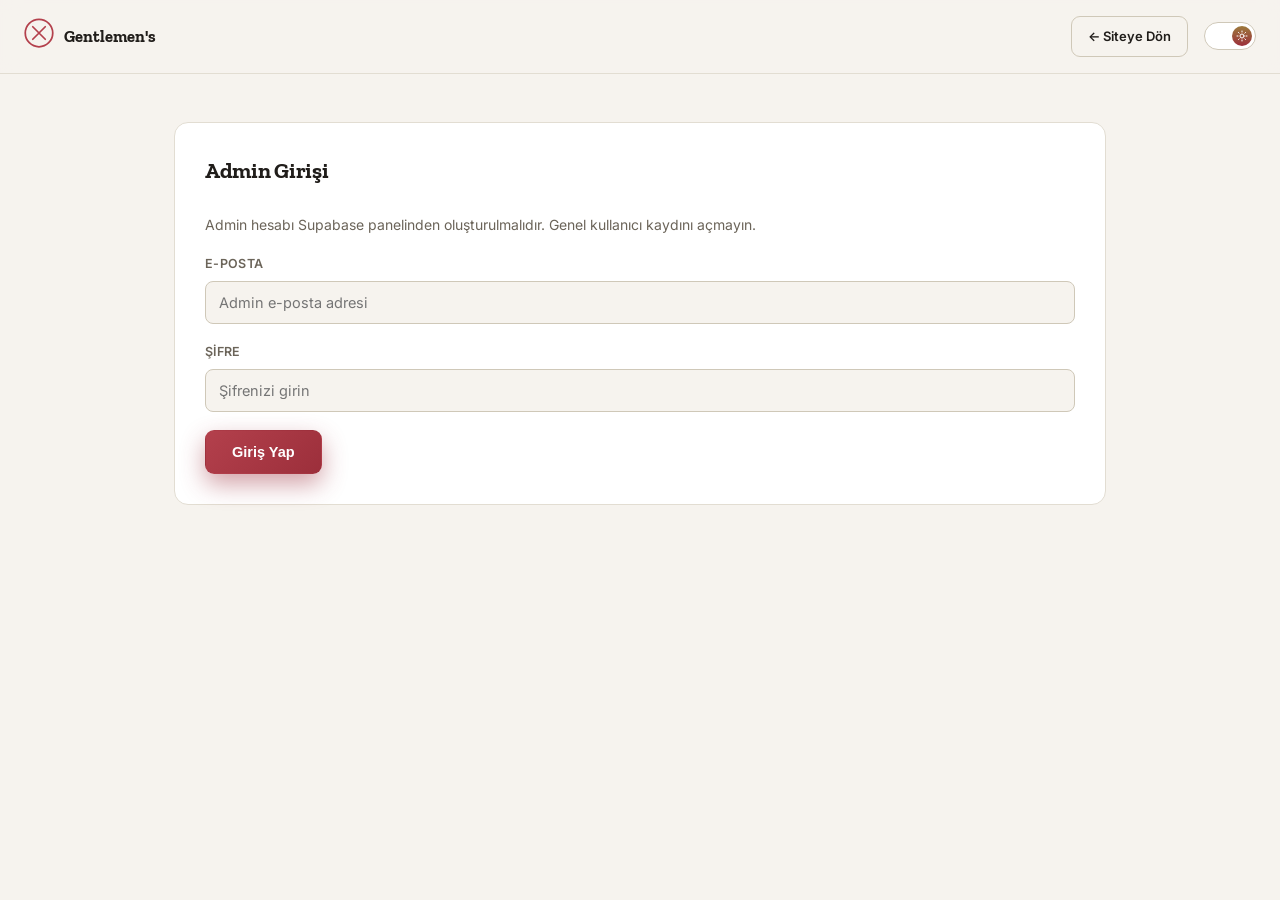
<file: admin.html>
<!DOCTYPE html>
<html lang="tr">
<head>
<meta charset="UTF-8">
<meta name="viewport" content="width=device-width, initial-scale=1.0">
<meta name="robots" content="noindex">
<title>Admin — Gentlemen's Barber shop</title>
<link rel="preconnect" href="https://fonts.googleapis.com">
<link href="https://fonts.googleapis.com/css2?family=Zilla+Slab:wght@500;700&family=Inter:wght@400;500;600;700&display=swap" rel="stylesheet">
<link rel="stylesheet" href="css/style.css">
</head>
<body>

  <nav class="navbar">
    <a class="nav-brand" href="index.html">
      <span class="logo-mark js-logo-icon"></span>
      <span>Gentlemen's </span>
    </a>
    <div class="nav-right">
      <a class="btn btn-outline btn-sm" href="index.html">← Siteye Dön</a>
      <button class="theme-toggle" id="theme-toggle" aria-label="Temayı değiştir"></button>
    </div>
  </nav>

  <div class="admin-wrap">

    <!-- Giriş ekranı -->
    <div id="login-view">
      <div class="card">
        <div class="admin-header"><h2>Admin Girişi</h2></div>
        <p class="admin-help">Admin hesabı Supabase panelinden oluşturulmalıdır. Genel kullanıcı kaydını açmayın.</p>
        <form id="admin-login-form">
          <div class="field">
            <label for="admin-email">E-posta</label>
            <input type="email" id="admin-email" required placeholder="Admin e-posta adresi" autocomplete="username">
          </div>
          <div class="field">
            <label for="admin-pass">Şifre</label>
            <input type="password" id="admin-pass" required placeholder="Şifrenizi girin" autocomplete="current-password">
          </div>
          <button type="submit" class="btn btn-primary">Giriş Yap</button>
          <div id="admin-login-msg"></div>
        </form>
      </div>
    </div>

    <!-- Yönetim paneli -->
    <div id="panel-view" style="display:none;">
      <div class="admin-header">
        <h2>Yönetim Paneli</h2>
        <div>
          <button type="button" class="link-btn" id="refresh-btn">Randevuları Yenile</button>
          &nbsp;·&nbsp;
          <button type="button" class="link-btn" id="logout-btn">Çıkış</button>
        </div>
      </div>

      <div class="admin-tabs" role="tablist" aria-label="Yönetim bölümleri">
        <button class="admin-tab active" type="button" data-admin-tab="content">Site İçeriği</button>
        <button class="admin-tab" type="button" data-admin-tab="appointments">Randevular</button>
      </div>

      <section class="admin-section" id="content-panel">
        <p class="admin-help">Burada kaydettiğiniz değişiklikler Supabase üzerinden siteyi ziyaret eden herkese yansır.</p>
        <form id="site-content-form">
          <div class="admin-content-card">
            <h3>İşletme ve iletişim</h3>
            <div class="admin-form-grid">
              <div class="field"><label for="content-shop-name">İşletme adı</label><input id="content-shop-name" required></div>
              <div class="field"><label for="content-shop-short">Kısa ad</label><input id="content-shop-short" required></div>
              <div class="field"><label for="content-location">Konum adı</label><input id="content-location" required></div>
              <div class="field"><label for="content-phone">Telefon</label><input id="content-phone" required></div>
              <div class="field full"><label for="content-address">Adres</label><input id="content-address" required></div>
              <div class="field"><label for="content-whatsapp">WhatsApp numarası (ülke koduyla)</label><input id="content-whatsapp" required></div>
              <div class="field"><label for="content-instagram">Instagram bağlantısı</label><input id="content-instagram" type="url"></div>
              <div class="field full"><label for="content-maps">Harita bağlantısı</label><input id="content-maps" type="url"></div>
            </div>
          </div>

          <div class="admin-content-card">
            <h3>Ana sayfa ve hakkımızda</h3>
            <div class="admin-form-grid">
              <div class="field full"><label for="content-hero-eyebrow">Ana sayfa üst başlığı</label><input id="content-hero-eyebrow" required></div>
              <div class="field"><label for="content-hero-highlight">Vurgulu kelime</label><input id="content-hero-highlight" required></div>
              <div class="field"><label for="content-about-quote">Hakkımızda alıntısı</label><input id="content-about-quote" required></div>
              <div class="field full"><label for="content-hero-lead">Ana sayfa açıklaması</label><textarea id="content-hero-lead" rows="3" required></textarea></div>
              <div class="field full"><label for="content-about-p1">Hakkımızda metni 1</label><textarea id="content-about-p1" rows="3" required></textarea></div>
              <div class="field full"><label for="content-about-p2">Hakkımızda metni 2</label><textarea id="content-about-p2" rows="3" required></textarea></div>
            </div>
            <div class="admin-image-grid">
              <div class="admin-image-field">
                <label for="content-hero-image">Ana sayfa fotoğrafı</label>
                <img id="hero-image-preview" class="admin-image-preview" alt="Ana sayfa fotoğrafı önizlemesi">
                <input id="content-hero-image" type="file" accept="image/*">
                <small>Görsel en fazla 5 MB olabilir.</small>
              </div>
              <div class="admin-image-field">
                <label for="content-about-image">Hakkımızda fotoğrafı</label>
                <img id="about-image-preview" class="admin-image-preview" alt="Hakkımızda fotoğrafı önizlemesi">
                <input id="content-about-image" type="file" accept="image/*">
                <small>Görsel en fazla 5 MB olabilir.</small>
              </div>
            </div>
          </div>

          <div class="admin-content-card">
            <div class="admin-card-heading">
              <div><h3>Hizmet kartları ve fiyat listesi</h3><p>Bu liste ana sayfadaki hizmet kartlarını ve fiyat listesini yönetir.</p></div>
              <button class="btn btn-outline btn-sm" type="button" id="add-service-btn">Hizmet Ekle</button>
            </div>
            <div id="editable-services"></div>
          </div>
          <div class="admin-content-card">
            <div class="admin-card-heading">
              <div><h3>Berberler</h3><p>Eklediğiniz veya kaldırdığınız berberler kaydettikten sonra randevu formuna yansır.</p></div>
              <button class="btn btn-outline btn-sm" type="button" id="add-barber-btn">Berber Ekle</button>
            </div>
            <div id="editable-barbers"></div>
          </div>
          <div class="admin-content-card">
            <h3>Randevu hizmetleri ve fiyatları</h3>
            <p class="admin-help">Buradaki seçenekler randevu formunda berber seçimine göre gösterilir. Yeni eklediğiniz berber için en az bir hizmet ve fiyat ekleyin.</p>
            <div id="editable-booking-services"></div>
          </div>
          <button class="btn btn-primary admin-save-btn" type="submit" id="save-content-btn">Değişiklikleri Kaydet</button>
          <div id="content-save-msg" aria-live="polite"></div>
        </form>
      </section>

      <section class="admin-section" id="appointments-panel" hidden>
        <div class="admin-summary" id="admin-summary"></div>
        <div class="admin-toolbar">
          <div class="admin-filter-group">
            <label for="admin-barber-filter">Berber</label>
            <select id="admin-barber-filter"></select>
          </div>
          <div class="admin-filter-group">
            <label for="admin-date-filter">Tarih</label>
            <input type="date" id="admin-date-filter">
          </div>
        </div>
        <div id="admin-list"></div>
      </section>
    </div>

  </div>

  <script src="js/config.js"></script>
  <script src="js/icons.js"></script>
  <script src="js/utils.js"></script>
  <script src="js/theme.js"></script>
  <script src="js/admin.js"></script>
  <script>
    document.addEventListener('DOMContentLoaded', function(){
      document.querySelectorAll('.js-logo-icon').forEach(function(el){ el.innerHTML = logoMarkSVG(); });
    });
  </script>
</body>
</html>
</file>
<file: css/style.css>
/* ============================================================
   style.css — Gentlemen's Barber shop
   data-theme="light" -> açık tema, aksi halde (varsayılan) koyu tema
   ============================================================ */

:root{
  --bg: #121317;
  --bg-elevated: #1b1c22;
  --bg-card: #1f2027;
  --border: #2e2f38;
  --border-strong: #3a3b46;

  --burgundy: #b3404c;
  --burgundy-bright: #d15965;
  --brass: #c9a15a;

  --text: #f1efe9;
  --text-muted: #9b9aa3;

  --danger: #d15965;
  --success: #6fae72;

  --shadow: rgba(0,0,0,0.35);
}
html[data-theme="light"]{
  --bg: #f6f3ee;
  --bg-elevated: #ffffff;
  --bg-card: #ffffff;
  --border: #e2ddd2;
  --border-strong: #cfc8b8;

  --burgundy: #9c2f3b;
  --burgundy-bright: #b3404c;
  --brass: #9c7a3c;

  --text: #201d1a;
  --text-muted: #6b6459;

  --danger: #b3404c;
  --success: #3f7d47;

  --shadow: rgba(30,25,15,0.12);
}

*{ box-sizing: border-box; }
html,body{ margin:0; padding:0; }
body.site-loading{ visibility:hidden; }
body.site-ready{ visibility:visible; }

body{ margin:0; padding:0; }
html{ scroll-behavior: smooth; }
body{
  background: var(--bg);
  color: var(--text);
  font-family: 'Inter', sans-serif;
  line-height: 1.6;
  min-height: 100vh;
  transition: background .25s ease, color .25s ease;
}
body::selection{ background: var(--burgundy-bright); color:#fff; }
h1,h2,h3,.display{
  font-family: 'Zilla Slab', serif;
  font-weight: 700;
  margin: 0;
  letter-spacing: -0.3px;
}
a{ color: inherit; }
img{ max-width: 100%; display:block; }
.wrap{ max-width: 1120px; margin: 0 auto; padding: 0 24px; }
.wrap-narrow{ max-width: 760px; margin: 0 auto; padding: 0 24px; }

/* ---------- Nav ---------- */
.navbar{
  position: sticky; top: 0; z-index: 50;
  display:flex; align-items:center; justify-content: space-between;
  padding: 16px 24px;
  background: color-mix(in srgb, var(--bg) 85%, transparent);
  backdrop-filter: blur(10px);
  border-bottom: 1px solid var(--border);
}
.nav-brand{
  display:flex; align-items:center; gap: 10px;
  font-family:'Zilla Slab', serif; font-weight: 700; font-size: 16.5px;
  text-decoration:none; color: var(--text);
}
.language-select{ display:flex; align-items:center; gap:2px; background: var(--bg-card); border: 1px solid var(--border); border-radius: 8px; padding: 2px; }
.language-select button{ display:inline-flex; align-items:center; gap:4px; border:0; border-radius:6px; padding:5px 6px; background:transparent; color:var(--text-muted); font:600 11px 'Inter', sans-serif; cursor:pointer; }
.language-select button.active{ background:var(--burgundy); color:#fff; }
.language-flag{ font-size:16px; line-height:1; }
.nav-brand .logo-mark{ color: var(--burgundy-bright); }
.nav-links{ display:flex; gap: 26px; list-style:none; margin:0; padding:0; }
.nav-links a{ text-decoration:none; color: var(--text-muted); font-size: 14px; font-weight: 500; transition: color .15s ease; }
.nav-links a:hover{ color: var(--burgundy-bright); }
.nav-right{ display:flex; align-items:center; gap: 16px; }
@media (max-width: 780px){ .nav-links{ display:none; } }

.theme-toggle{
  position: relative; width: 52px; height: 28px; border-radius: 999px;
  border: 1px solid var(--border-strong); background: var(--bg-elevated);
  cursor: pointer; padding: 3px; display:flex; align-items:center; flex-shrink:0;
}
.theme-toggle .knob{
  width: 20px; height: 20px; border-radius: 50%;
  background: linear-gradient(180deg, var(--brass), var(--burgundy));
  display:flex; align-items:center; justify-content:center; color: #fff;
  transition: transform .25s ease; transform: translateX(0);
}
html[data-theme="light"] .theme-toggle .knob{ transform: translateX(24px); }
.theme-toggle svg{ width: 12px; height: 12px; }

/* ---------- Hero ---------- */
.hero{ padding: 60px 24px 60px; }
.hero{ background: radial-gradient(circle at 82% 18%, color-mix(in srgb, var(--burgundy) 16%, transparent), transparent 30%), linear-gradient(180deg, color-mix(in srgb, var(--bg-elevated) 28%, transparent), transparent 72%); }
.hero-grid{ display:grid; grid-template-columns: 1.05fr 0.95fr; gap: 48px; align-items:center; min-height: 570px; }
.eyebrow{
  display:inline-flex; align-items:center; gap: 8px;
  color: var(--burgundy-bright); font-size: 13px; font-weight: 600; letter-spacing: 1.5px;
  margin-bottom: 16px; text-transform: uppercase;
}
.eyebrow::before{ content:''; width: 22px; height: 2px; background: var(--burgundy-bright); display:inline-block; }
.hero h1{ font-size: clamp(32px, 4.6vw, 50px); line-height: 1.1; margin-bottom: 18px; }
.hero h1 span{ color: var(--burgundy-bright); }
.hero p.lead{ color: var(--text-muted); font-size: 16px; max-width: 480px; margin-bottom: 28px; }
.hero-actions{ display:flex; gap: 14px; flex-wrap: wrap; margin-bottom: 36px; }
.hero-photo-wrap{ position:relative; }
.hero-photo{
  width: 100%; aspect-ratio: 4/5; object-fit: cover; border-radius: 16px;
  box-shadow: 0 30px 60px var(--shadow), 14px 14px 0 color-mix(in srgb, var(--brass) 22%, transparent); border: 1px solid var(--border);
  filter: saturate(0.92);
}
.hero-badge{
  position:absolute; bottom: -18px; left: -18px;
  background: var(--bg-card); border: 1px solid var(--border);
  border-radius: 14px; padding: 14px 18px; box-shadow: 0 14px 30px var(--shadow);
  display:flex; align-items:center; gap: 10px;
}
.hero-badge .stars{ color: var(--brass); display:flex; gap:2px; }
.hero-badge .num{ font-family:'Zilla Slab', serif; font-weight:700; font-size: 18px; }
.hero-badge .sub{ font-size: 11.5px; color: var(--text-muted); }

.stat-row{ display:flex; gap: 34px; flex-wrap: wrap; }
.stat .num{ font-family:'Zilla Slab', serif; font-size: 26px; font-weight: 700; color: var(--burgundy-bright); }
.stat .label{ font-size: 12.5px; color: var(--text-muted); letter-spacing: 0.2px; }

.trust-strip{ border-top:1px solid var(--border); border-bottom:1px solid var(--border); background:var(--bg-elevated); }
.trust-strip-inner{ display:grid; grid-template-columns:repeat(3, 1fr); gap:24px; padding-top:22px; padding-bottom:22px; }
.trust-item{ display:flex; align-items:center; gap:12px; }
.trust-mark{ color:var(--brass); font:700 12px 'Zilla Slab', serif; letter-spacing:1px; }
.trust-item strong, .trust-item span{ display:block; }
.trust-item strong{ font:700 14px 'Zilla Slab', serif; }
.trust-item div span{ color:var(--text-muted); font-size:11.5px; }

@media (max-width: 860px){
  .hero-grid{ grid-template-columns: 1fr; }
  .hero-photo-wrap{ order: -1; }
  .hero-photo{ aspect-ratio: 16/10; }
  .hero-badge{ left: 16px; bottom: -16px; }
}

/* ---------- Buttons ---------- */
.btn{
  display:inline-flex; align-items:center; justify-content:center; gap: 8px;
  padding: 13px 26px; border-radius: 9px; font-weight: 600; font-size: 14.5px;
  cursor: pointer; text-decoration:none; border: 1px solid transparent;
  transition: transform .15s ease, box-shadow .15s ease, background .15s ease, border-color .15s ease;
}
.btn:active{ transform: translateY(1px); }
.btn-primary{
  background: linear-gradient(135deg, var(--burgundy-bright), var(--burgundy));
  color: #fff; box-shadow: 0 10px 24px color-mix(in srgb, var(--burgundy) 45%, transparent);
}
.btn-primary:hover{ transform: translateY(-1px); }
.btn-primary:hover{ box-shadow: 0 14px 30px color-mix(in srgb, var(--burgundy) 55%, transparent); }
.btn-outline{ background: transparent; border-color: var(--border-strong); color: var(--text); }
.btn-outline:hover{ border-color: var(--burgundy-bright); color: var(--burgundy-bright); }
.btn-sm{ padding: 9px 16px; font-size: 13px; }

/* ---------- Section shell ---------- */
section.block{ padding: 76px 24px; }
section.block.alt{ background: var(--bg-elevated); }
.section-head{ margin-bottom: 44px; max-width: 600px; }
.section-head.center{ margin-left:auto; margin-right:auto; text-align:center; }
.section-head h2{ font-size: clamp(26px, 3.6vw, 34px); margin-top: 8px; }
.section-head p{ color: var(--text-muted); margin-top: 10px; font-size: 15px; }
.section-head h2{ position:relative; }

.reveal{ opacity:0; transform: translateY(20px); transition: opacity .6s ease, transform .6s ease; }
.reveal.in-view{ opacity:1; transform: translateY(0); }

/* ---------- Why-us cards ---------- */
.why-grid{ display:grid; grid-template-columns: repeat(4, 1fr); gap: 20px; }
.why-card{
  background: var(--bg-card); border: 1px solid var(--border); border-radius: 14px;
  padding: 26px 22px; box-shadow: 0 12px 28px var(--shadow); transition:transform .2s ease, border-color .2s ease;
}
.why-card:hover{ transform:translateY(-4px); border-color:var(--border-strong); }
.why-card .icon{
  width: 42px; height: 42px; border-radius: 10px;
  background: color-mix(in srgb, var(--burgundy) 14%, transparent); color: var(--burgundy-bright);
  display:flex; align-items:center; justify-content:center; margin-bottom: 14px;
}
.why-card h3{ font-size: 15.5px; margin-bottom: 6px; }
.why-card p{ font-size: 13px; color: var(--text-muted); margin:0; }
@media (max-width: 900px){ .why-grid{ grid-template-columns: 1fr 1fr; } }
@media (max-width: 540px){ .why-grid{ grid-template-columns: 1fr; } }

/* ---------- Services (card grid) ---------- */
.services-grid{ display:grid; grid-template-columns: repeat(4, 1fr); gap: 18px; }
.service-card{
  background: var(--bg-card); border: 1px solid var(--border); border-radius: 14px;
  padding: 24px 20px; transition: transform .18s ease, border-color .18s ease, box-shadow .18s ease; box-shadow: 0 12px 28px var(--shadow);
}
.service-card:hover{ transform: translateY(-5px); border-color: var(--burgundy); box-shadow:0 18px 34px var(--shadow); }
.service-card .icon{
  width: 40px; height: 40px; border-radius: 10px;
  background: color-mix(in srgb, var(--burgundy) 14%, transparent); color: var(--burgundy-bright);
  display:flex; align-items:center; justify-content:center; margin-bottom: 14px;
}
.service-card .tag{ font-size: 11px; color: var(--brass); font-weight:600; letter-spacing: .4px; text-transform:uppercase; margin-bottom: 4px; }
.service-card h3{ font-size: 16.5px; margin-bottom: 6px; }
.service-card .price{ font-family:'Zilla Slab', serif; color: var(--burgundy-bright); font-weight: 700; font-size: 17px; margin-bottom: 6px; }
.service-card p{ color: var(--text-muted); font-size: 13px; margin: 0; }
@media (max-width: 980px){ .services-grid{ grid-template-columns: repeat(2, 1fr); } }
@media (max-width: 560px){ .services-grid{ grid-template-columns: 1fr; } }

/* ---------- Complimentary refreshments ---------- */
.refreshments-grid{ display:grid; grid-template-columns: repeat(4, 1fr); gap: 18px; }
.refreshment-card{
  display:flex; align-items:center; gap:14px; min-height:84px; padding:18px 20px;
  background:var(--bg-card); border:1px solid var(--border); border-radius:14px;
  box-shadow:0 12px 28px var(--shadow); transition:transform .18s ease, border-color .18s ease;
}
.refreshment-card:hover{ transform:translateY(-4px); border-color:var(--border-strong); }
.refreshment-icon{
  display:flex; align-items:center; justify-content:center; width:42px; height:42px;
  flex-shrink:0; border-radius:10px; background:color-mix(in srgb, var(--brass) 14%, transparent);
  font-size:22px;
}
.refreshment-card h3{ font-size:15px; }
@media (max-width: 980px){ .refreshments-grid{ grid-template-columns: repeat(2, 1fr); } }
@media (max-width: 560px){ .refreshments-grid{ grid-template-columns: 1fr; } }

/* ---------- Detailed price list ---------- */
.price-list{ display:grid; grid-template-columns: repeat(2, 1fr); gap: 18px; }
.price-item{
  background: var(--bg-card); border: 1px solid var(--border); border-radius: 14px;
  padding: 24px; display:flex; flex-direction:column; gap: 12px; box-shadow: 0 12px 28px var(--shadow); transition:transform .2s ease, border-color .2s ease;
}
.price-item:hover{ transform:translateY(-4px); border-color:var(--border-strong); }
.price-item-top{ display:flex; justify-content:space-between; align-items:flex-start; gap: 10px; }
.price-item .tag{ font-size: 11px; color: var(--brass); font-weight:700; letter-spacing:.4px; text-transform:uppercase; margin-bottom: 4px; }
.price-item h3{ font-size: 18px; }
.price-item .price{ font-family:'Zilla Slab', serif; font-weight:700; color: var(--burgundy-bright); font-size: 22px; white-space:nowrap; }
.price-item p{ color: var(--text-muted); font-size: 13.5px; margin: 0; }
.feature-list{ list-style:none; margin:0; padding:0; display:flex; flex-direction:column; gap: 7px; }
.feature-list li{ display:flex; align-items:center; gap: 8px; font-size: 13px; color: var(--text-muted); }
.feature-list .check{ color: var(--success); flex-shrink:0; }
.price-note{ text-align:center; color: var(--text-muted); font-size: 13px; margin-top: 24px; }
@media (max-width: 720px){ .price-list{ grid-template-columns: 1fr; } }

/* ---------- About ---------- */
.about-grid{ display:grid; grid-template-columns: 0.85fr 1.15fr; gap: 48px; align-items:center; }
.about-photo{ width: 100%; aspect-ratio: 1/1; object-fit: cover; border-radius: 16px; border: 1px solid var(--border); filter: saturate(0.92); }
.about-text p{ color: var(--text-muted); font-size: 15.5px; margin: 0 0 16px; }
.about-text .lead{ font-family:'Zilla Slab', serif; font-size: 21px; font-weight: 700; color: var(--text); margin-bottom: 18px; }
@media (max-width: 860px){ .about-grid{ grid-template-columns: 1fr; } .about-photo{ aspect-ratio: 16/9; } }

/* ---------- Reviews (gerçek Google puanı) ---------- */
.review-card{
  background: var(--bg-card); border: 1px solid var(--border); border-radius: 18px;
  padding: 44px; text-align:center; max-width: 560px; margin: 0 auto;
}
.review-card .stars{ display:flex; justify-content:center; gap: 4px; color: var(--brass); margin-bottom: 14px; }
.review-card .score{ font-family:'Zilla Slab', serif; font-size: 44px; font-weight: 700; }
.review-card .count{ color: var(--text-muted); font-size: 14px; margin-bottom: 22px; }

/* ---------- Booking form ---------- */
.booking-card{ background: var(--bg-card); border: 1px solid var(--border); border-radius: 16px; padding: 36px; border-top: 3px solid var(--burgundy); }
.booking-card{ box-shadow:0 18px 42px var(--shadow); }
.form-grid{ display:grid; grid-template-columns: 1fr 1fr; gap: 18px; }
.field{ margin-bottom: 18px; }
.field.full{ grid-column: 1 / -1; }
.field label{ display:block; font-size: 12.5px; font-weight: 600; color: var(--text-muted); margin-bottom: 7px; letter-spacing: 0.3px; text-transform: uppercase; }
.field input, .field select{
  width: 100%; background: var(--bg); border: 1px solid var(--border-strong); color: var(--text);
  padding: 12px 13px; border-radius: 8px; font-size: 14.5px; font-family: 'Inter', sans-serif;
}
.field input:focus, .field select:focus{ outline: none; border-color: var(--burgundy-bright); }
.date-row{ display:grid; grid-template-columns: 1fr 1fr 1fr; gap: 10px; }
@media (max-width: 640px){ .form-grid{ grid-template-columns: 1fr; } }
.submit-row{ margin-top: 8px; }
.submit-row .btn{ width: 100%; padding: 15px; }
.msg{ text-align:center; padding: 13px; border-radius: 8px; margin-top: 16px; font-size: 14px; }
.msg.ok{ background: color-mix(in srgb, var(--success) 16%, transparent); border: 1px solid var(--success); color: var(--success); }
.msg.err{ background: color-mix(in srgb, var(--danger) 14%, transparent); border: 1px solid var(--danger); color: var(--danger); }

/* ---------- Contact ---------- */
.contact-grid{ display:grid; grid-template-columns: 1fr 1fr; gap: 40px; align-items:start; }
.contact-info-item{ display:flex; gap: 14px; margin-bottom: 22px; }
.contact-info-item .icon{
  width: 40px; height: 40px; border-radius: 10px; flex-shrink:0;
  background: color-mix(in srgb, var(--burgundy) 14%, transparent); color: var(--burgundy-bright);
  display:flex; align-items:center; justify-content:center;
}
.contact-info-item h4{ font-size: 14.5px; margin-bottom: 4px; }
.contact-info-item p, .contact-info-item a{ font-size: 13.5px; color: var(--text-muted); margin: 0 0 3px; text-decoration:none; display:block; }
.contact-info-item a:hover{ color: var(--burgundy-bright); }
.map-frame{ width: 100%; height: 320px; border: 1px solid var(--border); border-radius: 14px; filter: grayscale(0.4) contrast(1.05); }
.hours-table{ width:100%; border-collapse: collapse; margin-top: 6px; }
.hours-table td{ padding: 6px 0; font-size: 13.5px; color: var(--text-muted); border-bottom: 1px dashed var(--border); }
.hours-table td:last-child{ text-align:right; color: var(--text); font-weight: 500; }
@media (max-width: 780px){ .contact-grid{ grid-template-columns: 1fr; } }

/* ---------- Footer ---------- */
footer{ border-top: 1px solid var(--border); padding: 56px 24px 32px; }
.footer-grid{ display:grid; grid-template-columns: 1.2fr 0.8fr 0.8fr; gap: 40px; margin-bottom: 36px; }
.footer-col h4{ font-family:'Zilla Slab', serif; font-size: 15px; margin-bottom: 14px; }
.footer-col p{ color: var(--text-muted); font-size: 13.5px; margin-bottom: 8px; }
.footer-col a{ display:block; color: var(--text-muted); font-size: 13.5px; text-decoration:none; margin-bottom: 8px; }
.footer-col a:hover{ color: var(--burgundy-bright); }
.footer-social{ display:flex; gap: 10px; margin-top: 10px; }
.footer-social a{ width: 36px; height: 36px; border-radius: 9px; border: 1px solid var(--border-strong); display:flex; align-items:center; justify-content:center; color: var(--text-muted); }
.footer-social a:hover{ border-color: var(--burgundy-bright); color: var(--burgundy-bright); }
.footer-bottom{
  display:flex; justify-content: space-between; align-items:center; flex-wrap: wrap; gap: 10px;
  padding-top: 22px; border-top: 1px solid var(--border); font-size: 12.5px; color: var(--text-muted);
}
.admin-link{ display:inline-flex; align-items:center; justify-content:center; width:34px; height:34px; color: var(--text-muted); text-decoration:none; border:1px solid var(--border); border-radius:50%; transition: color .2s ease, border-color .2s ease, background .2s ease; }
.admin-link .js-admin-icon{ display:inline-flex; }
.admin-link .js-admin-icon svg{ width:18px; height:18px; }
.admin-link:hover{ color: var(--burgundy-bright); }
@media (max-width: 780px){ .footer-grid{ grid-template-columns: 1fr; } }

@media (max-width: 720px){
  .trust-strip-inner{ grid-template-columns:1fr; gap:14px; }
  .trust-item{ padding:4px 0; }
}

/* ---------- Sticky CTA (mobil) ---------- */
.sticky-cta{
  position: fixed; bottom: 0; left: 0; right: 0; z-index: 60;
  display:none; gap: 10px; padding: 12px 16px;
  background: var(--bg-elevated); border-top: 1px solid var(--border);
}
@media (max-width: 720px){ .sticky-cta{ display:flex; } body{ padding-bottom: 70px; } }
.sticky-cta .btn{ flex:1; }

/* ---------- Admin ---------- */
.admin-wrap{ max-width: 760px; margin: 0 auto; padding: 48px 24px 80px; }
.admin-header{ display:flex; justify-content: space-between; align-items:center; margin-bottom: 26px; }
.admin-header h2{ font-size: 22px; }
.link-btn{ background:none; border:none; color: var(--text-muted); font-family:'Inter',sans-serif; font-size: 13px; cursor:pointer; text-decoration: underline; }
.link-btn:hover{ color: var(--burgundy-bright); }
.card{ background: var(--bg-card); border: 1px solid var(--border); border-radius: 14px; padding: 30px; }
.admin-summary{ display:grid; grid-template-columns: repeat(3, minmax(0, 1fr)); gap: 12px; margin: 18px 0 20px; }
.summary-card{ background: var(--bg-card); border: 1px solid var(--border); border-radius: 12px; padding: 16px; display:flex; flex-direction:column; gap: 6px; }
.summary-card span{ color: var(--text-muted); font-size: 11px; text-transform: uppercase; letter-spacing: .8px; }
.summary-card strong{ font-size: 15px; line-height: 1.4; }
.admin-toolbar{ display:flex; gap: 16px; margin: 0 0 18px; flex-wrap: wrap; }
.admin-filter-group{ display:flex; flex-direction:column; gap: 8px; flex: 1; min-width: 180px; }
.admin-filter-group label{ font-size: 11px; text-transform: uppercase; color: var(--text-muted); letter-spacing: .8px; }
.admin-filter-group select, .admin-filter-group input{ width:100%; background: var(--bg); border: 1px solid var(--border-strong); color: var(--text); border-radius: 8px; padding: 10px 12px; font-size: 14px; }
.admin-wrap{ max-width: 980px; }
.admin-tabs{ display:flex; gap:8px; border-bottom:1px solid var(--border); margin:20px 0; }
.admin-tab{ border:0; border-bottom:2px solid transparent; padding:12px 16px; background:transparent; color:var(--text-muted); font:600 14px 'Inter',sans-serif; cursor:pointer; }
.admin-tab.active{ color:var(--burgundy-bright); border-bottom-color:var(--burgundy-bright); }
.admin-help{ color:var(--text-muted); font-size:14px; margin:0 0 18px; }
.admin-content-card{ background:var(--bg-card); border:1px solid var(--border); border-radius:14px; padding:24px; margin-bottom:18px; }
.admin-content-card h3{ font-size:18px; margin-bottom:18px; }
.admin-form-grid{ display:grid; grid-template-columns:1fr 1fr; gap:0 18px; }
.admin-form-grid .field{ margin-bottom:14px; }
.admin-form-grid .field input,.admin-form-grid .field textarea{ width:100%; background:var(--bg); border:1px solid var(--border-strong); color:var(--text); padding:11px 12px; border-radius:8px; font:14px 'Inter',sans-serif; }
.admin-form-grid .field textarea{ resize:vertical; line-height:1.5; }
.admin-image-grid{ display:grid; grid-template-columns:1fr 1fr; gap:18px; margin-top:8px; }
.admin-image-field{ display:flex; flex-direction:column; gap:9px; min-width:0; }
.admin-image-field label{ font-size:12px; font-weight:600; color:var(--text-muted); text-transform:uppercase; }
.admin-image-field input{ max-width:100%; color:var(--text-muted); font:12px 'Inter',sans-serif; }
.admin-image-field small,.admin-card-heading p{ color:var(--text-muted); font-size:12px; }
.admin-image-preview{ width:100%; height:190px; object-fit:cover; background:var(--bg); border:1px solid var(--border); border-radius:10px; }
.admin-card-heading{ display:flex; align-items:center; justify-content:space-between; gap:16px; margin-bottom:14px; }
.admin-card-heading h3{ margin:0; }
.admin-card-heading p{ margin:5px 0 0; }
.admin-service-editor{ border:1px solid var(--border); border-radius:10px; padding:18px; margin:12px 0; }
.admin-service-editor .admin-card-heading{ color:var(--text-muted); }
.admin-service-image-field{ display:flex; flex-direction:column; gap:9px; min-width:0; }
.admin-service-image-field label{ font-size:12px; font-weight:600; color:var(--text-muted); text-transform:uppercase; }
.admin-service-image-field input{ max-width:100%; color:var(--text-muted); font:12px 'Inter',sans-serif; }
.admin-service-image-field small{ color:var(--text-muted); font-size:12px; }
.admin-service-image-preview{ width:100%; max-width:360px; height:180px; object-fit:cover; background:var(--bg); border:1px solid var(--border); border-radius:10px; }
.admin-save-btn{ width:100%; }
[hidden]{ display:none !important; }
@media(max-width:640px){
  .admin-form-grid,.admin-image-grid{ grid-template-columns:1fr; }
  .admin-content-card{ padding:18px; }
  .admin-header{ align-items:flex-start; gap:12px; }
  .admin-card-heading{ align-items:flex-start; flex-direction:column; }
}
.appt-item{ background: var(--bg-card); border: 1px solid var(--border); border-radius: 12px; padding: 16px 18px; margin-bottom: 12px; display:flex; justify-content: space-between; align-items:center; gap: 14px; }
.appt-date{ font-family:'Zilla Slab', serif; color: var(--burgundy-bright); font-weight: 700; font-size: 15px; min-width: 128px; }
.appt-details{ flex:1; }
.appt-details .name{ font-weight:600; font-size: 14.5px; }
.appt-details .meta{ color: var(--text-muted); font-size: 13px; margin-top:2px; }
.whatsapp-btn{ display:inline-flex; align-items:center; gap:5px; background:#25d366; color:#fff; border-radius:8px; padding:7px 10px; font-size:12.5px; text-decoration:none; white-space:nowrap; }
.whatsapp-btn svg{ width:15px; height:15px; }
.whatsapp-btn:hover{ background:#1ebe5d; }
.del-btn{ background: none; border: 1px solid var(--border-strong); color: var(--danger); border-radius: 8px; padding: 7px 12px; font-size: 12.5px; cursor: pointer; white-space: nowrap; }
.del-btn:hover{ background: color-mix(in srgb, var(--danger) 12%, transparent); }
@media (max-width: 620px){
  .admin-summary{ grid-template-columns: 1fr; }
  .appt-item{ align-items:flex-start; flex-wrap:wrap; }
  .appt-date{ min-width:110px; }
  .appt-details{ min-width:calc(100% - 124px); }
  .whatsapp-btn, .del-btn{ flex:1; text-align:center; justify-content:center; }
}
.empty-state{ text-align:center; color: var(--text-muted); padding: 40px 20px; border: 1px dashed var(--border-strong); border-radius: 12px; font-size: 14px; }
.day-divider{ color: var(--burgundy-bright); font-size: 12.5px; font-weight: 700; letter-spacing: 1.2px; margin: 24px 0 10px; padding-bottom: 6px; border-bottom: 1px solid var(--border); }
.day-divider:first-child{ margin-top: 0; }
.barber-section{ margin-bottom: 28px; }
.barber-divider{ color: var(--brass); font-size: 13px; font-weight: 700; letter-spacing: 1px; margin: 16px 0 12px; text-transform: uppercase; }
.loading{ text-align:center; color: var(--text-muted); padding: 40px; font-size: 14px; }
</file>
